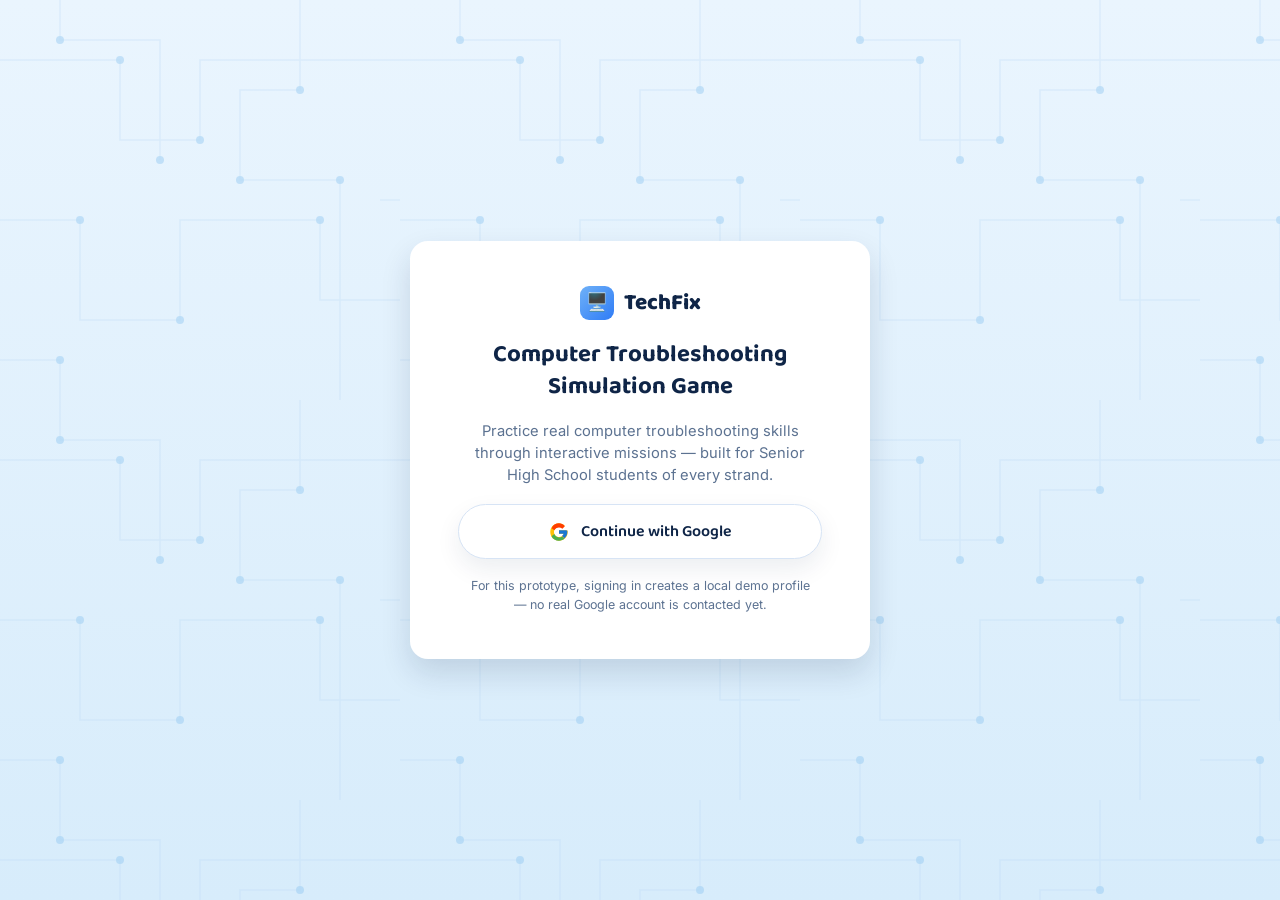
<file: index.html>
<!DOCTYPE html>
<html lang="en">
<head>
  <meta charset="UTF-8" />
  <meta name="viewport" content="width=device-width, initial-scale=1.0" />
  <title>TechFix — Sign In</title>
  <link rel="stylesheet" href="css/base.css" />
  <link rel="stylesheet" href="css/components.css" />
  <link rel="stylesheet" href="css/layout.css" />
  <link rel="stylesheet" href="css/pages/login.css" />
</head>
<body>

  <div class="auth-shell">
    <div class="auth-card">

      <div class="auth-card__brand">
        <div class="topbar__brand-mark">🖥️</div>
        <span>TechFix</span>
      </div>

      <h1 class="auth-card__title">Computer Troubleshooting<br />Simulation Game</h1>
      <p class="auth-card__subtitle text-muted">
        Practice real computer troubleshooting skills through interactive
        missions — built for Senior High School students of every strand.
      </p>

      <button class="google-btn" id="googleSignInBtn" type="button">
        <span class="google-btn__icon" aria-hidden="true">
          <svg width="20" height="20" viewBox="0 0 48 48">
            <path fill="#FFC107" d="M43.6 20.5H42V20H24v8h11.3c-1.6 4.6-6 8-11.3 8-6.6 0-12-5.4-12-12s5.4-12 12-12c3.1 0 5.8 1.1 8 3l6-6C34 5.1 29.3 3 24 3 12.4 3 3 12.4 3 24s9.4 21 21 21 21-9.4 21-21c0-1.4-.1-2.3-.4-3.5z"/>
            <path fill="#FF3D00" d="M6.3 14.7l6.6 4.8C14.6 15.9 18.9 13 24 13c3.1 0 5.8 1.1 8 3l6-6C34 5.1 29.3 3 24 3 16.1 3 9.2 7.4 6.3 14.7z"/>
            <path fill="#4CAF50" d="M24 45c5.2 0 9.9-2 13.4-5.2l-6.2-5.2C29.2 36.4 26.7 37 24 37c-5.3 0-9.7-3.4-11.3-8.1l-6.5 5C9.1 40.5 16 45 24 45z"/>
            <path fill="#1976D2" d="M43.6 20.5H42V20H24v8h11.3c-.8 2.3-2.2 4.2-4.1 5.6l6.2 5.2C40.8 36 44 30.6 44 24c0-1.4-.1-2.3-.4-3.5z"/>
          </svg>
        </span>
        Continue with Google
      </button>

      <p class="auth-card__note">
        For this prototype, signing in creates a local demo profile —
        no real Google account is contacted yet.
      </p>
    </div>
  </div>

  <script src="js/core/storage.js"></script>
  <script src="js/core/player.js"></script>
  <script src="js/core/navigation.js"></script>
  <script src="js/pages/login.js"></script>
</body>
</html>
</file>
<file: css/base.css>
/* =========================================================
   TechFix — base.css
   Design tokens, reset, typography, and the shared
   light-blue / circuit-board page background.
   ========================================================= */

@import url('https://fonts.googleapis.com/css2?family=Baloo+2:wght@500;600;700;800&family=Inter:wght@400;500;600;700&display=swap');

:root {
  /* ---- Color palette (from approved prototype) ---- */
  --color-bg-top: #eaf5fe;
  --color-bg-bottom: #d7ecfb;
  --color-navy: #0f2547;
  --color-navy-soft: #16305a;
  --color-blue: #2f7cf6;
  --color-blue-dark: #1e63d6;
  --color-blue-light: #6fb1f8;
  --color-white: #ffffff;
  --color-text-main: #16305a;
  --color-text-muted: #5c7291;

  --color-gold: #f5b400;
  --color-gold-soft: #fff3d6;
  --color-green: #22c55e;
  --color-green-soft: #e5f9ee;
  --color-orange: #f59e0b;
  --color-orange-soft: #fff1dc;
  --color-purple: #a855f7;
  --color-pink: #ec4899;

  /* ---- Radius / shadow / spacing ---- */
  --radius-lg: 18px;
  --radius-md: 14px;
  --radius-sm: 10px;
  --radius-pill: 999px;

  --shadow-card: 0 10px 24px rgba(15, 37, 71, 0.08);
  --shadow-card-hover: 0 14px 30px rgba(15, 37, 71, 0.14);
  --shadow-button: 0 8px 18px rgba(47, 124, 246, 0.35);

  --gap-lg: 24px;
  --gap-md: 16px;
  --gap-sm: 10px;

  /* ---- Type ---- */
  --font-display: 'Baloo 2', 'Segoe UI', sans-serif;
  --font-body: 'Inter', 'Segoe UI', sans-serif;
}

* {
  box-sizing: border-box;
}

html, body {
  margin: 0;
  padding: 0;
  min-height: 100vh;
}

body {
  font-family: var(--font-body);
  color: var(--color-text-main);
  background:
    linear-gradient(180deg, var(--color-bg-top) 0%, var(--color-bg-bottom) 100%);
  position: relative;
  min-width: 1180px; /* desktop-first, ~1366x768 target */
}

body::before {
  content: "";
  position: fixed;
  inset: 0;
  background-image: url('../assets/images/circuit-pattern.svg');
  background-repeat: repeat;
  background-size: 400px 400px;
  opacity: 0.55;
  pointer-events: none;
  z-index: 0;
}

h1, h2, h3, h4 {
  font-family: var(--font-display);
  color: var(--color-navy);
  margin: 0;
}

p {
  margin: 0;
  line-height: 1.5;
}

a {
  text-decoration: none;
  color: inherit;
}

button {
  font-family: var(--font-body);
  cursor: pointer;
  border: none;
}

ul {
  list-style: none;
  margin: 0;
  padding: 0;
}

img, svg {
  display: block;
  max-width: 100%;
}

/* Utility */
.text-muted {
  color: var(--color-text-muted);
}

.icon {
  font-size: 1.1em;
  line-height: 1;
}
</file>
<file: css/components.css>
/* =========================================================
   TechFix — components.css
   Reusable, page-agnostic UI pieces used across screens.
   ========================================================= */

/* ---------- Card ---------- */
.card {
  background: var(--color-white);
  border-radius: var(--radius-lg);
  box-shadow: var(--shadow-card);
  overflow: hidden;
}

.card__header {
  background: var(--color-navy);
  color: var(--color-white);
  font-family: var(--font-display);
  font-weight: 700;
  font-size: 1.05rem;
  padding: 14px 20px;
  display: flex;
  align-items: center;
  gap: 8px;
}

.card__body {
  padding: 20px;
}

/* Gradient-header variant, used for reward / mission-style cards */
.card--gradient-warm .card__header {
  background: linear-gradient(120deg, #ff9966, #ec4899);
}

.card--gradient-cool .card__header {
  background: linear-gradient(120deg, #6fb1f8, #2f7cf6);
}

.card--gradient-gold .card__header {
  background: linear-gradient(120deg, #ffd166, #f5b400);
}

/* ---------- Buttons ---------- */
.btn {
  font-family: var(--font-display);
  font-weight: 600;
  font-size: 0.95rem;
  border-radius: var(--radius-pill);
  padding: 12px 26px;
  display: inline-flex;
  align-items: center;
  justify-content: center;
  gap: 8px;
  transition: transform 0.12s ease, box-shadow 0.12s ease, background 0.12s ease;
}

.btn:active {
  transform: translateY(1px);
}

.btn-primary {
  background: linear-gradient(120deg, var(--color-blue-light), var(--color-blue));
  color: var(--color-white);
  box-shadow: var(--shadow-button);
}

.btn-primary:hover {
  box-shadow: 0 12px 24px rgba(47, 124, 246, 0.45);
  transform: translateY(-1px);
}

.btn-primary:disabled {
  background: #bcd3f2;
  box-shadow: none;
  cursor: not-allowed;
  transform: none;
}

.btn-secondary {
  background: var(--color-white);
  color: var(--color-navy);
  border: 1.5px solid #d7e4f5;
}

.btn-secondary:hover {
  background: #f2f7fd;
}

.btn-block {
  width: 100%;
}

.btn-lg {
  padding: 16px 32px;
  font-size: 1.1rem;
}

/* Circular icon button (settings, etc.) */
.icon-btn {
  width: 40px;
  height: 40px;
  border-radius: 50%;
  background: var(--color-white);
  box-shadow: var(--shadow-card);
  display: flex;
  align-items: center;
  justify-content: center;
  font-size: 1.1rem;
  color: var(--color-navy);
}

/* ---------- Progress bar ---------- */
.progress-track {
  width: 100%;
  height: 10px;
  background: #e4edf9;
  border-radius: var(--radius-pill);
  overflow: hidden;
}

.progress-fill {
  height: 100%;
  border-radius: var(--radius-pill);
  background: linear-gradient(90deg, var(--color-blue-light), var(--color-blue));
}

.progress-fill--gold {
  background: linear-gradient(90deg, #ffe08a, var(--color-gold));
}

/* ---------- Badges / pills ---------- */
.badge {
  display: inline-flex;
  align-items: center;
  gap: 4px;
  font-size: 0.75rem;
  font-weight: 700;
  padding: 3px 10px;
  border-radius: var(--radius-pill);
}

.badge--level {
  background: var(--color-navy);
  color: var(--color-white);
}

.badge--easy {
  background: var(--color-green-soft);
  color: var(--color-green);
}

.badge--medium {
  background: var(--color-orange-soft);
  color: var(--color-orange);
}

.badge--rank {
  background: var(--color-gold-soft);
  color: #b17c00;
}

/* ---------- Stat pill (Tech Coins / Troubleshooting %) ---------- */
.stat-pill {
  background: #f4f8fd;
  border-radius: var(--radius-md);
  padding: 10px 14px;
  flex: 1;
}

.stat-pill__label {
  font-size: 0.72rem;
  color: var(--color-text-muted);
  margin-bottom: 2px;
}

.stat-pill__value {
  font-family: var(--font-display);
  font-weight: 700;
  font-size: 1.05rem;
  color: var(--color-navy);
  display: flex;
  align-items: center;
  gap: 4px;
}

/* ---------- Avatar ---------- */
.avatar {
  width: 42px;
  height: 42px;
  border-radius: 50%;
  background: linear-gradient(135deg, var(--color-blue-light), var(--color-blue));
  color: var(--color-white);
  display: flex;
  align-items: center;
  justify-content: center;
  font-family: var(--font-display);
  font-weight: 700;
}

.avatar--lg {
  width: 56px;
  height: 56px;
  font-size: 1.3rem;
}

/* ---------- Empty / placeholder tile ---------- */
.tile {
  background: var(--color-white);
  border-radius: var(--radius-lg);
  box-shadow: var(--shadow-card);
  padding: 20px;
  display: flex;
  flex-direction: column;
  gap: 8px;
  transition: box-shadow 0.15s ease, transform 0.15s ease;
}

.tile:hover {
  box-shadow: var(--shadow-card-hover);
  transform: translateY(-2px);
}

.tile__icon {
  width: 44px;
  height: 44px;
  border-radius: var(--radius-sm);
  display: flex;
  align-items: center;
  justify-content: center;
  font-size: 1.3rem;
}

.tile__icon--blue { background: #e4f0fe; color: var(--color-blue); }
.tile__icon--gold { background: var(--color-gold-soft); color: #b17c00; }
.tile__icon--green { background: var(--color-green-soft); color: var(--color-green); }
.tile__icon--purple { background: #f3e8fe; color: var(--color-purple); }

.tile__title {
  font-family: var(--font-display);
  font-weight: 700;
  color: var(--color-navy);
}

.tile__desc {
  font-size: 0.85rem;
  color: var(--color-text-muted);
}

/* ---------- Toast (temporary status message) ---------- */
.tf-toast {
  position: fixed;
  bottom: 28px;
  left: 50%;
  transform: translate(-50%, 20px);
  background: var(--color-navy);
  color: var(--color-white);
  font-family: var(--font-body);
  font-weight: 500;
  font-size: 0.9rem;
  padding: 12px 22px;
  border-radius: var(--radius-pill);
  box-shadow: var(--shadow-card-hover);
  opacity: 0;
  pointer-events: none;
  transition: opacity 0.2s ease, transform 0.2s ease;
  z-index: 50;
}

.tf-toast--visible {
  opacity: 1;
  transform: translate(-50%, 0);
}

/* ---------- Step card (How to Play tutorial) ---------- */
.step-card {
  background: #f4f8fd;
  border-radius: var(--radius-md);
  padding: 14px 16px;
  display: flex;
  flex-direction: column;
  gap: 6px;
}

.step-card__num {
  display: inline-flex;
  align-items: center;
  justify-content: center;
  width: 26px;
  height: 26px;
  border-radius: 50%;
  background: var(--color-blue);
  color: var(--color-white);
  font-family: var(--font-display);
  font-weight: 700;
  font-size: 0.78rem;
}

.step-card__title {
  display: flex;
  align-items: center;
  gap: 8px;
  font-family: var(--font-display);
  font-weight: 700;
  color: var(--color-navy);
  font-size: 0.95rem;
}

.step-card__desc {
  font-size: 0.83rem;
  color: var(--color-text-muted);
}

/* ---------- Gameplay flow row (icons connected by arrows) ---------- */
.flow-row {
  display: flex;
  align-items: center;
  gap: 6px;
  flex-wrap: wrap;
}

.flow-node {
  display: flex;
  flex-direction: column;
  align-items: center;
  gap: 6px;
  font-size: 0.72rem;
  color: var(--color-text-muted);
  font-weight: 600;
  text-align: center;
  width: 76px;
}

.flow-node__icon {
  width: 40px;
  height: 40px;
  border-radius: 50%;
  background: linear-gradient(135deg, var(--color-blue-light), var(--color-blue));
  color: var(--color-white);
  display: flex;
  align-items: center;
  justify-content: center;
  font-size: 1.05rem;
}

.flow-arrow {
  color: var(--color-blue-light);
  font-size: 1.1rem;
}

/* ---------- Tip list ---------- */
.tip-list {
  display: flex;
  flex-direction: column;
  gap: 12px;
}

.tip-item {
  display: flex;
  gap: 10px;
  font-size: 0.85rem;
  color: var(--color-text-main);
}

.tip-item__icon {
  flex-shrink: 0;
}

/* ---------- Numbered info card (Mission Briefing) ---------- */
.info-row {
  display: flex;
  align-items: flex-start;
  gap: 14px;
}

.info-row__num {
  width: 34px;
  height: 34px;
  border-radius: var(--radius-sm);
  background: var(--color-gold-soft);
  color: #b17c00;
  font-family: var(--font-display);
  font-weight: 700;
  display: flex;
  align-items: center;
  justify-content: center;
  flex-shrink: 0;
}

.info-grid {
  display: flex;
  gap: 24px;
  flex-wrap: wrap;
}

.info-grid__item {
  display: flex;
  flex-direction: column;
  gap: 2px;
}

.info-grid__label {
  font-size: 0.72rem;
  color: var(--color-text-muted);
}

.info-grid__value {
  font-family: var(--font-display);
  font-weight: 700;
  color: var(--color-navy);
}

/* ---------- Checklist (Mission Objectives) ---------- */
.checklist {
  display: flex;
  flex-direction: column;
  gap: 10px;
}

.checklist-item {
  display: flex;
  align-items: center;
  gap: 8px;
  font-size: 0.88rem;
}

.checklist-item__check {
  color: var(--color-green);
}

/* ---------- Equipment grid ---------- */
.equipment-grid {
  display: grid;
  grid-template-columns: repeat(auto-fit, minmax(64px, 1fr));
  gap: 12px;
  text-align: center;
}

.equipment-item {
  display: flex;
  flex-direction: column;
  align-items: center;
  gap: 6px;
}

.equipment-item__icon {
  width: 44px;
  height: 44px;
  border-radius: var(--radius-sm);
  background: #f4f8fd;
  display: flex;
  align-items: center;
  justify-content: center;
  font-size: 1.2rem;
}

.equipment-item__label {
  font-size: 0.72rem;
  color: var(--color-text-muted);
}

/* ---------- Mission header banner (Mission Briefing) ---------- */
.mission-header {
  background: linear-gradient(120deg, var(--color-blue-light), var(--color-blue));
  color: var(--color-white);
  border-radius: var(--radius-lg);
  padding: 22px 26px;
  box-shadow: var(--shadow-card);
}

.mission-header__eyebrow {
  font-size: 0.85rem;
  opacity: 0.9;
  font-weight: 600;
}

.mission-header h1 {
  color: var(--color-white);
  font-size: 1.5rem;
  margin-top: 4px;
}
</file>
<file: css/layout.css>
/* =========================================================
   TechFix — layout.css
   Structural shell shared by every in-game screen:
   top nav bar, page container, and bottom action bar.
   ========================================================= */

.app-shell {
  position: relative;
  z-index: 1;
  min-height: 100vh;
  display: flex;
  flex-direction: column;
}

/* ---------- Top nav bar ---------- */
.topbar {
  display: flex;
  align-items: center;
  justify-content: space-between;
  padding: 16px 32px;
  background: rgba(255, 255, 255, 0.7);
  backdrop-filter: blur(6px);
  border-bottom: 1px solid rgba(15, 37, 71, 0.06);
}

.topbar__brand {
  display: flex;
  align-items: center;
  gap: 10px;
  font-family: var(--font-display);
  font-weight: 800;
  font-size: 1.3rem;
  color: var(--color-navy);
}

.topbar__brand-mark {
  width: 34px;
  height: 34px;
  border-radius: 9px;
  background: linear-gradient(135deg, var(--color-blue-light), var(--color-blue));
  display: flex;
  align-items: center;
  justify-content: center;
  color: white;
  font-size: 1.1rem;
}

.topbar__title {
  font-family: var(--font-body);
  font-weight: 600;
  font-size: 0.95rem;
  color: var(--color-text-muted);
}

.topbar__right {
  display: flex;
  align-items: center;
  gap: 18px;
}

.topbar__profile {
  display: flex;
  align-items: center;
  gap: 10px;
}

.topbar__profile-info {
  display: flex;
  flex-direction: column;
  gap: 2px;
}

.topbar__profile-name {
  font-family: var(--font-display);
  font-weight: 700;
  font-size: 0.9rem;
  color: var(--color-navy);
}

/* ---------- Page container ---------- */
.page {
  flex: 1;
  padding: 28px 32px 40px;
  max-width: 1320px;
  margin: 0 auto;
  width: 100%;
}

.page-grid {
  display: grid;
  grid-template-columns: 2.2fr 1fr;
  gap: var(--gap-lg);
  align-items: start;
}

.stack {
  display: flex;
  flex-direction: column;
  gap: var(--gap-lg);
}

.row-2 {
  display: grid;
  grid-template-columns: 1fr 1fr;
  gap: var(--gap-lg);
}

/* ---------- Sidebar (Player Dashboard etc.) ---------- */
.sidebar {
  display: flex;
  flex-direction: column;
  gap: var(--gap-lg);
  position: sticky;
  top: 28px;
}

/* ---------- Bottom action bar ---------- */
.bottom-bar {
  display: flex;
  align-items: center;
  justify-content: center;
  gap: 18px;
  padding: 18px 32px 28px;
}

/* ---------- Centered auth layout (login screen) ---------- */
.auth-shell {
  position: relative;
  z-index: 1;
  min-height: 100vh;
  display: flex;
  align-items: center;
  justify-content: center;
  padding: 24px;
}
</file>
<file: css/pages/login.css>
/* =========================================================
   TechFix — login.css
   ========================================================= */

.auth-card {
  background: var(--color-white);
  border-radius: var(--radius-lg);
  box-shadow: var(--shadow-card-hover);
  padding: 44px 48px;
  max-width: 460px;
  width: 100%;
  text-align: center;
  display: flex;
  flex-direction: column;
  align-items: center;
  gap: 18px;
}

.auth-card__brand {
  display: flex;
  align-items: center;
  gap: 10px;
  font-family: var(--font-display);
  font-weight: 800;
  font-size: 1.4rem;
  color: var(--color-navy);
}

.auth-card__title {
  font-size: 1.5rem;
  line-height: 1.3;
}

.auth-card__subtitle {
  font-size: 0.92rem;
  max-width: 360px;
}

.google-btn {
  width: 100%;
  display: flex;
  align-items: center;
  justify-content: center;
  gap: 12px;
  background: var(--color-white);
  border: 1.5px solid #d7e4f5;
  border-radius: var(--radius-pill);
  padding: 14px 24px;
  font-family: var(--font-display);
  font-weight: 600;
  font-size: 1rem;
  color: var(--color-navy);
  box-shadow: var(--shadow-card);
  transition: box-shadow 0.15s ease, transform 0.15s ease;
}

.google-btn:hover {
  box-shadow: var(--shadow-card-hover);
  transform: translateY(-1px);
}

.google-btn__icon {
  display: flex;
}

.auth-card__note {
  font-size: 0.78rem;
  color: var(--color-text-muted);
  max-width: 340px;
}
</file>
<file: css/pages/diagnosis.css>
/* =========================================================
   TechFix — diagnosis.css
   Styling for the Diagnosis screen (Phase 4). Reuses tokens
   and shared components from base.css / components.css —
   only screen-specific evidence list, choice cards, blocked
   state, and confirmation modal live here.
   ========================================================= */

.diagnosis-hint {
  font-size: 0.82rem;
  color: var(--color-text-muted);
  margin-bottom: 14px;
}

/* ---------- Blocked state (no valid inspection state) ---------- */
.blocked-notice {
  display: flex;
  flex-direction: column;
  align-items: center;
  text-align: center;
  gap: 10px;
  padding: 20px 10px;
}

.blocked-notice__icon {
  font-size: 2rem;
}

.blocked-notice p {
  color: var(--color-text-muted);
  font-size: 0.95rem;
  max-width: 380px;
}

/* ---------- Evidence list ---------- */
.evidence-list {
  display: flex;
  flex-direction: column;
  gap: 4px;
  margin-bottom: 16px;
}

.evidence-item {
  display: flex;
  align-items: center;
  justify-content: space-between;
  gap: 10px;
  padding: 9px 4px;
  border-bottom: 1px solid #eef2f8;
  font-size: 0.86rem;
}

.evidence-item:last-child {
  border-bottom: none;
}

.evidence-item__label {
  display: flex;
  align-items: center;
  gap: 8px;
  color: var(--color-navy);
  font-weight: 600;
}

.evidence-item__mark {
  font-size: 0.95rem;
}

.evidence-item__mark--pending { color: #c3cfe0; }
.evidence-item__mark--normal { color: var(--color-green); }
.evidence-item__mark--problem { color: #ef4444; }

.evidence-item__status {
  font-size: 0.76rem;
  font-weight: 600;
}

.evidence-item__status--pending { color: var(--color-text-muted); }
.evidence-item__status--normal { color: var(--color-green); }
.evidence-item__status--problem { color: #ef4444; }

.incomplete-notice {
  display: flex;
  align-items: center;
  gap: 8px;
  margin-top: 14px;
  background: var(--color-orange-soft);
  color: #b17c00;
  border-radius: var(--radius-sm);
  padding: 10px 14px;
  font-size: 0.82rem;
  font-weight: 600;
}

/* ---------- Diagnosis choice cards ---------- */
.choice-grid {
  display: flex;
  flex-direction: column;
  gap: 10px;
}

.choice-card {
  display: flex;
  align-items: center;
  gap: 12px;
  width: 100%;
  text-align: left;
  background: #f4f8fd;
  border: 2px solid transparent;
  border-radius: var(--radius-md);
  padding: 14px 16px;
  font-family: var(--font-body);
  transition: border-color 0.15s ease, background 0.15s ease, transform 0.12s ease;
}

.choice-card:hover {
  background: #eaf2fc;
}

.choice-card--selected {
  border-color: var(--color-blue);
  background: #e4f0fe;
}

.choice-card__mark {
  width: 22px;
  height: 22px;
  border-radius: 50%;
  border: 2px solid #cddcf0;
  background: var(--color-white);
  flex-shrink: 0;
  display: flex;
  align-items: center;
  justify-content: center;
  font-size: 0.72rem;
  color: var(--color-white);
}

.choice-card--selected .choice-card__mark {
  border-color: var(--color-blue);
  background: var(--color-blue);
}

.choice-card__label {
  font-weight: 600;
  color: var(--color-navy);
  font-size: 0.92rem;
}

/* ---------- Confirmation modal ---------- */
.tf-modal-overlay {
  position: fixed;
  inset: 0;
  background: rgba(15, 37, 71, 0.45);
  display: none;
  align-items: center;
  justify-content: center;
  z-index: 100;
  padding: 20px;
}

.tf-modal-overlay--visible {
  display: flex;
}

.tf-modal {
  background: var(--color-white);
  border-radius: var(--radius-lg);
  box-shadow: var(--shadow-card-hover);
  padding: 26px 28px;
  max-width: 420px;
  width: 100%;
}

.tf-modal h3 {
  font-size: 1.15rem;
  margin-bottom: 6px;
}

.tf-modal__note {
  font-size: 0.84rem;
  color: var(--color-text-muted);
  margin-bottom: 16px;
}

.tf-modal__selection {
  background: #f4f8fd;
  border-left: 3px solid var(--color-blue);
  border-radius: var(--radius-sm);
  padding: 12px 14px;
  font-weight: 700;
  color: var(--color-navy);
  font-size: 0.92rem;
  margin-bottom: 20px;
}

.tf-modal__actions {
  display: flex;
  justify-content: flex-end;
  gap: 10px;
}
</file>
<file: css/pages/home.css>
/* =========================================================
   TechFix — home.css
   ========================================================= */

.hero-body {
  display: flex;
  flex-direction: column;
  align-items: center;
  text-align: center;
  gap: 6px;
  padding: 32px 20px;
}

.hero-title {
  font-size: 2.1rem;
  font-weight: 800;
}

.hero-subtitle {
  color: var(--color-text-muted);
  font-weight: 500;
}

.hero-illustration {
  font-size: 2.4rem;
  margin-top: 10px;
}

.mission-meta {
  display: flex;
  align-items: center;
  gap: 12px;
  margin: 10px 0 14px;
  font-size: 0.85rem;
}

.mission-rewards {
  display: flex;
  gap: 10px;
  margin-bottom: 16px;
}

.tile {
  border: none;
  text-align: left;
  width: 100%;
  font-family: inherit;
}

.progress-heading {
  display: flex;
  align-items: baseline;
  justify-content: space-between;
  margin-bottom: 12px;
}

.dashboard-body {
  display: flex;
  flex-direction: column;
  gap: 16px;
}

.dashboard-identity {
  display: flex;
  align-items: center;
  gap: 12px;
}

.dashboard-name {
  font-family: var(--font-display);
  font-weight: 700;
  color: var(--color-navy);
  margin-bottom: 4px;
}

.dashboard-xp-row {
  display: flex;
  justify-content: space-between;
  font-size: 0.8rem;
  margin-bottom: 6px;
}

.dashboard-rank-label {
  font-size: 0.85rem;
}
</file>
<file: css/pages/how-to-play.css>
/* =========================================================
   TechFix — how-to-play.css
   ========================================================= */

.htp-grid {
  display: grid;
  grid-template-columns: 1fr 1.6fr 0.9fr;
  gap: var(--gap-lg);
  align-items: start;
}

.htp-overview-text {
  font-size: 0.88rem;
  margin: 10px 0 18px;
}

.htp-overview-icons {
  display: grid;
  grid-template-columns: 1fr 1fr;
  gap: 10px;
  margin-bottom: 20px;
}

.htp-overview-icon {
  display: flex;
  align-items: center;
  gap: 8px;
  font-size: 0.8rem;
  color: var(--color-text-muted);
  font-weight: 500;
}

.htp-overview-icon span {
  font-size: 1.1rem;
}

.htp-overview-tiles {
  gap: 12px;
}

.htp-steps {
  margin-bottom: 14px;
}

.htp-step-full {
  margin-bottom: 22px;
}

.htp-bonus-title {
  font-size: 1rem;
  margin-bottom: 14px;
}
</file>
<file: css/pages/mission-briefing.css>
/* =========================================================
   TechFix — mission-briefing.css
   ========================================================= */

#briefScenario {
  font-size: 0.92rem;
  line-height: 1.6;
}
</file>
<file: css/pages/results.css>
/* =========================================================
   TechFix — results.css
   Styling for the Results & Educational Feedback screen
   (Phase 5). Reuses tokens and shared components from
   base.css / components.css — only screen-specific result
   banner, recap rows, evidence list, and level-up visuals
   live here.
   ========================================================= */

/* ---------- Blocked state (no submitted diagnosis) ---------- */
.blocked-notice {
  display: flex;
  flex-direction: column;
  align-items: center;
  text-align: center;
  gap: 10px;
  padding: 20px 10px;
}

.blocked-notice__icon {
  font-size: 2rem;
}

.blocked-notice p {
  color: var(--color-text-muted);
  font-size: 0.95rem;
  max-width: 380px;
}

/* ---------- Result banner ---------- */
.result-banner {
  display: flex;
  align-items: center;
  gap: 16px;
  border-radius: var(--radius-lg);
  padding: 22px 26px;
  box-shadow: var(--shadow-card);
  color: var(--color-white);
  background: linear-gradient(120deg, #34d399, var(--color-green));
}

.result-banner--needs-review {
  background: linear-gradient(120deg, #ffb648, var(--color-orange));
}

.result-banner__icon {
  font-size: 2.2rem;
  flex-shrink: 0;
}

.result-banner__title {
  font-family: var(--font-display);
  font-weight: 700;
  font-size: 1.25rem;
  color: var(--color-white);
}

.result-banner__subtitle {
  font-size: 0.9rem;
  opacity: 0.95;
  margin-top: 2px;
}

/* ---------- Diagnosis recap ---------- */
.recap-row {
  display: flex;
  align-items: center;
  justify-content: space-between;
  gap: 12px;
  padding: 12px 4px;
  border-bottom: 1px solid #eef2f8;
}

.recap-row:last-child {
  border-bottom: none;
}

.recap-row__label {
  font-size: 0.82rem;
  color: var(--color-text-muted);
  font-weight: 600;
}

.recap-row__value {
  font-family: var(--font-display);
  font-weight: 700;
  color: var(--color-navy);
  text-align: right;
}

.recap-row__value--correct {
  color: var(--color-green);
}

/* ---------- Evidence recap list (mirrors Diagnosis screen's evidence list) ---------- */
.evidence-list {
  display: flex;
  flex-direction: column;
  gap: 4px;
}

.evidence-item {
  display: flex;
  align-items: center;
  justify-content: space-between;
  gap: 10px;
  padding: 9px 4px;
  border-bottom: 1px solid #eef2f8;
  font-size: 0.86rem;
}

.evidence-item:last-child {
  border-bottom: none;
}

.evidence-item__label {
  display: flex;
  align-items: center;
  gap: 8px;
  color: var(--color-navy);
  font-weight: 600;
}

.evidence-item__mark--normal { color: var(--color-green); }
.evidence-item__mark--problem { color: #ef4444; }
.evidence-item__mark--pending { color: #c3cfe0; }

.evidence-item__status--normal { color: var(--color-green); font-size: 0.76rem; font-weight: 600; }
.evidence-item__status--problem { color: #ef4444; font-size: 0.76rem; font-weight: 600; }
.evidence-item__status--pending { color: var(--color-text-muted); font-size: 0.76rem; font-weight: 600; }

/* ---------- Educational feedback ---------- */
.feedback-text {
  font-size: 0.9rem;
  color: var(--color-text-main);
  background: #f4f8fd;
  border-left: 3px solid var(--color-blue);
  border-radius: var(--radius-sm);
  padding: 12px 14px;
  margin-bottom: 16px;
}

.tips-heading {
  font-size: 0.88rem;
  margin-bottom: 10px;
}

/* ---------- Rewards recap ----------
   Note: .card--gradient-gold / .card--gradient-cool only color the
   card__header (see components.css) — the card__body stays white, so
   these inner elements use the same light-tint-on-white pattern as
   .stat-pill / .evidence-item elsewhere, not white-on-color. */
.rewards-row {
  display: flex;
  gap: var(--gap-lg);
  margin-bottom: 14px;
}

.rewards-badge {
  display: flex;
  align-items: center;
  gap: 10px;
  background: var(--color-gold-soft);
  border-radius: var(--radius-md);
  padding: 12px 16px;
  font-family: var(--font-display);
  font-weight: 700;
  color: #b17c00;
}

.rewards-badge__icon {
  font-size: 1.3rem;
}

/* ---------- Level up ---------- */
.level-up-row {
  display: flex;
  align-items: center;
  justify-content: center;
  gap: 16px;
}

.level-up-badge {
  font-family: var(--font-display);
  font-weight: 700;
  font-size: 1.1rem;
  color: var(--color-navy);
  background: #eaf2fc;
  border-radius: var(--radius-pill);
  padding: 8px 20px;
}

.level-up-badge--new {
  background: linear-gradient(120deg, var(--color-blue-light), var(--color-blue));
  color: var(--color-white);
}

.level-up-arrow {
  font-size: 1.3rem;
  color: var(--color-blue);
}
</file>
<file: css/pages/troubleshooting.css>
/* =========================================================
   TechFix — troubleshooting.css
   Styling for the interactive Troubleshooting gameplay screen.
   Reuses tokens/components from base.css and components.css —
   only screen-specific layout and the computer diagram /
   toolbox / hotspot visuals live here.
   ========================================================= */

/* ---------- Current Task card ---------- */
.task-card__body {
  display: flex;
  align-items: center;
  justify-content: space-between;
  gap: 16px;
  flex-wrap: wrap;
}

.task-card__info h3 {
  font-size: 1rem;
  margin-bottom: 4px;
}

.task-card__info p {
  font-size: 0.85rem;
  color: var(--color-text-muted);
}

.task-timer {
  display: flex;
  flex-direction: column;
  align-items: center;
  gap: 2px;
  background: #f4f8fd;
  border-radius: var(--radius-md);
  padding: 10px 18px;
  min-width: 92px;
}

.task-timer__label {
  font-size: 0.68rem;
  color: var(--color-text-muted);
  text-transform: uppercase;
  letter-spacing: 0.04em;
}

.task-timer__value {
  font-family: var(--font-display);
  font-weight: 700;
  font-size: 1.3rem;
  color: var(--color-navy);
}

.task-timer--elapsed {
  background: var(--color-orange-soft);
}

.task-timer--elapsed .task-timer__value {
  color: var(--color-orange);
}

.task-timer__note {
  font-size: 0.65rem;
  color: var(--color-orange);
  font-weight: 600;
  display: none;
}

.task-timer--elapsed .task-timer__note {
  display: block;
}

/* ---------- Computer diagram ---------- */
.diagram-card .card__body {
  padding: 20px 20px 26px;
}

.diagram-hint {
  font-size: 0.82rem;
  color: var(--color-text-muted);
  margin-bottom: 14px;
}

.computer-diagram {
  position: relative;
  height: 360px;
  background: radial-gradient(circle at 50% 15%, #f3f9ff 0%, #e3eefb 60%, #d9e9fa 100%);
  border-radius: var(--radius-lg);
  border: 1px solid rgba(15, 37, 71, 0.06);
  overflow: hidden;
}

.device-visual {
  position: absolute;
  inset: 0;
  pointer-events: none;
}

.device-monitor {
  position: absolute;
  top: 20px;
  left: 50%;
  transform: translateX(-50%);
  width: 200px;
  height: 120px;
  background: linear-gradient(160deg, #2a3b5c, #0f1c30);
  border-radius: 14px;
  box-shadow: var(--shadow-card);
}

.device-monitor::before {
  content: "";
  position: absolute;
  inset: 10px;
  border-radius: 8px;
  background: linear-gradient(160deg, #16305a 0%, #0b1526 100%);
}

.device-monitor__glow {
  position: absolute;
  inset: 10px;
  border-radius: 8px;
  display: flex;
  align-items: center;
  justify-content: center;
  font-size: 1.6rem;
}

.device-monitor-stand {
  position: absolute;
  top: 138px;
  left: 50%;
  transform: translateX(-50%);
  width: 16px;
  height: 22px;
  background: #0f1c30;
  border-radius: 0 0 4px 4px;
}

.device-monitor-base {
  position: absolute;
  top: 158px;
  left: 50%;
  transform: translateX(-50%);
  width: 70px;
  height: 8px;
  border-radius: var(--radius-pill);
  background: #0f1c30;
  opacity: 0.7;
}

.device-tower {
  position: absolute;
  top: 172px;
  left: calc(50% - 220px);
  width: 170px;
  height: 150px;
  background: linear-gradient(160deg, #2a3b5c, #0f1c30);
  border-radius: 12px;
  box-shadow: var(--shadow-card);
}

.device-tower::before,
.device-tower::after {
  content: "";
  position: absolute;
  left: 14px;
  width: 40px;
  height: 4px;
  border-radius: 2px;
  background: rgba(255, 255, 255, 0.12);
}

.device-tower::before { top: 18px; }
.device-tower::after { top: 30px; }

.device-cable-line {
  position: absolute;
  top: 150px;
  left: calc(50% - 60px);
  width: 65px;
  height: 26px;
  border-left: 3px dashed rgba(15, 37, 71, 0.35);
  border-bottom: 3px dashed rgba(15, 37, 71, 0.35);
  border-radius: 0 0 0 10px;
}

/* ---------- Hotspots ---------- */
.hotspot {
  position: absolute;
  transform: translate(-50%, -50%);
  width: 40px;
  height: 40px;
  border-radius: 50%;
  background: var(--color-white);
  border: 3px solid #cddcf0;
  box-shadow: var(--shadow-card);
  display: flex;
  align-items: center;
  justify-content: center;
  font-size: 1.05rem;
  cursor: pointer;
  transition: transform 0.15s ease, border-color 0.15s ease, box-shadow 0.15s ease;
  z-index: 2;
}

.hotspot:hover {
  transform: translate(-50%, -50%) scale(1.08);
}

.hotspot--selected {
  border-color: var(--color-blue);
  box-shadow: 0 0 0 5px rgba(47, 124, 246, 0.22), var(--shadow-card);
}

.hotspot--normal {
  border-color: var(--color-green);
}

.hotspot--problem {
  border-color: #ef4444;
  animation: hotspot-pulse 1.6s ease-in-out infinite;
}

.hotspot__badge {
  position: absolute;
  bottom: -4px;
  right: -4px;
  width: 16px;
  height: 16px;
  border-radius: 50%;
  font-size: 0.6rem;
  display: none;
  align-items: center;
  justify-content: center;
  color: var(--color-white);
  font-weight: 700;
}

.hotspot--normal .hotspot__badge {
  display: flex;
  background: var(--color-green);
}

.hotspot--problem .hotspot__badge {
  display: flex;
  background: #ef4444;
}

@keyframes hotspot-pulse {
  0%, 100% { box-shadow: 0 0 0 0 rgba(239, 68, 68, 0.35), var(--shadow-card); }
  50% { box-shadow: 0 0 0 7px rgba(239, 68, 68, 0.12), var(--shadow-card); }
}

/* ---------- Component Details card ---------- */
.details-empty {
  display: flex;
  flex-direction: column;
  align-items: center;
  text-align: center;
  gap: 6px;
  padding: 10px 0 4px;
  color: var(--color-text-muted);
  font-size: 0.88rem;
}

.details-header {
  display: flex;
  align-items: center;
  gap: 12px;
  margin-bottom: 10px;
}

.details-header__icon {
  width: 44px;
  height: 44px;
  border-radius: var(--radius-sm);
  background: #f4f8fd;
  display: flex;
  align-items: center;
  justify-content: center;
  font-size: 1.3rem;
  flex-shrink: 0;
}

.details-header__title {
  font-family: var(--font-display);
  font-weight: 700;
  color: var(--color-navy);
  font-size: 1rem;
}

.status-pill {
  display: inline-flex;
  align-items: center;
  gap: 5px;
  font-size: 0.72rem;
  font-weight: 700;
  padding: 3px 10px;
  border-radius: var(--radius-pill);
  margin-top: 3px;
}

.status-pill--uninspected { background: #eef2f8; color: var(--color-text-muted); }
.status-pill--normal { background: var(--color-green-soft); color: var(--color-green); }
.status-pill--problem { background: #fde8e8; color: #ef4444; }

.details-desc {
  font-size: 0.86rem;
  color: var(--color-text-muted);
  margin-bottom: 12px;
}

.finding-box {
  display: none;
  gap: 8px;
  background: #f4f8fd;
  border-left: 3px solid var(--color-blue);
  border-radius: var(--radius-sm);
  padding: 10px 14px;
  font-size: 0.85rem;
  margin-bottom: 14px;
}

.finding-box--problem {
  border-left-color: #ef4444;
  background: #fdf2f2;
}

.finding-box--visible {
  display: flex;
}

.details-actions {
  display: flex;
  gap: 10px;
  flex-wrap: wrap;
}

.details-actions .btn {
  flex: 1;
  min-width: 120px;
}

/* ---------- Toolbox ---------- */
.toolbox-row {
  display: flex;
  gap: 12px;
  flex-wrap: wrap;
  margin-bottom: 12px;
}

.tool-btn {
  flex: 1;
  min-width: 92px;
  background: #f4f8fd;
  border: 2px solid transparent;
  border-radius: var(--radius-md);
  padding: 12px 8px;
  display: flex;
  flex-direction: column;
  align-items: center;
  gap: 6px;
  font-family: var(--font-body);
  transition: border-color 0.15s ease, background 0.15s ease;
}

.tool-btn:hover {
  background: #eaf2fc;
}

.tool-btn--selected {
  border-color: var(--color-blue);
  background: #e4f0fe;
}

.tool-btn__icon {
  font-size: 1.3rem;
}

.tool-btn__name {
  font-size: 0.76rem;
  font-weight: 600;
  color: var(--color-navy);
  text-align: center;
}

.tool-desc {
  font-size: 0.82rem;
  color: var(--color-text-muted);
  background: #f4f8fd;
  border-radius: var(--radius-sm);
  padding: 8px 12px;
}

/* ---------- Inspection checklist ---------- */
.inspect-checklist {
  display: flex;
  flex-direction: column;
  gap: 4px;
  margin-bottom: 14px;
}

.inspect-checklist-item {
  display: flex;
  align-items: center;
  justify-content: space-between;
  gap: 10px;
  padding: 9px 4px;
  border-bottom: 1px solid #eef2f8;
  font-size: 0.86rem;
}

.inspect-checklist-item:last-child {
  border-bottom: none;
}

.inspect-checklist-item__label {
  display: flex;
  align-items: center;
  gap: 8px;
  color: var(--color-navy);
  font-weight: 600;
}

.inspect-checklist-item__mark {
  font-size: 0.95rem;
}

.inspect-checklist-item__mark--pending { color: #c3cfe0; }
.inspect-checklist-item__mark--normal { color: var(--color-green); }
.inspect-checklist-item__mark--problem { color: #ef4444; }

.inspect-checklist-item__status {
  font-size: 0.76rem;
  font-weight: 600;
}

.inspect-checklist-item__status--pending { color: var(--color-text-muted); }
.inspect-checklist-item__status--normal { color: var(--color-green); }
.inspect-checklist-item__status--problem { color: #ef4444; }

.progress-heading-row {
  display: flex;
  align-items: center;
  justify-content: space-between;
  margin-bottom: 8px;
  font-size: 0.85rem;
}

.progress-heading-row strong {
  font-family: var(--font-display);
  color: var(--color-navy);
}

/* ---------- Mission objectives (sidebar) status toggle ---------- */
.checklist-item--done .checklist-item__check {
  color: var(--color-green);
}

.checklist-item--pending .checklist-item__check {
  color: #c3cfe0;
}

.checklist-item--pending {
  color: var(--color-text-muted);
}
</file>
